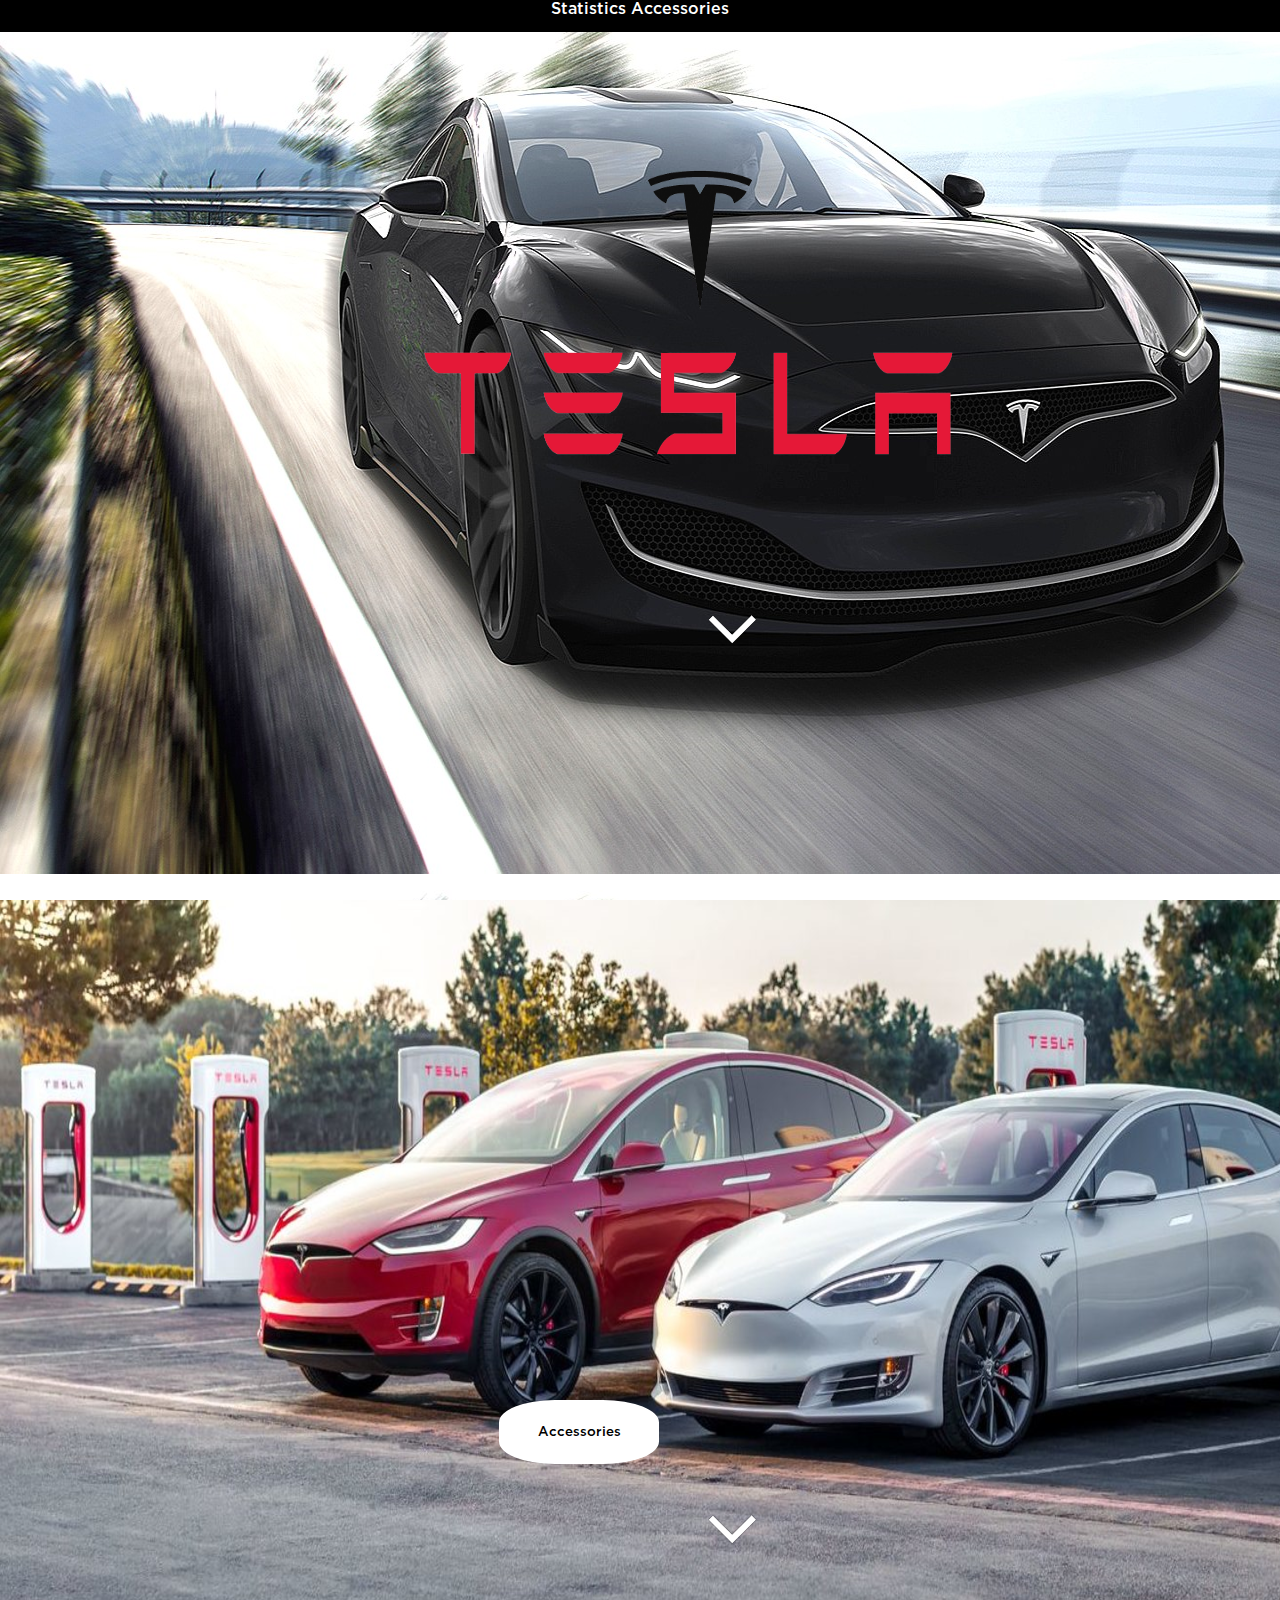
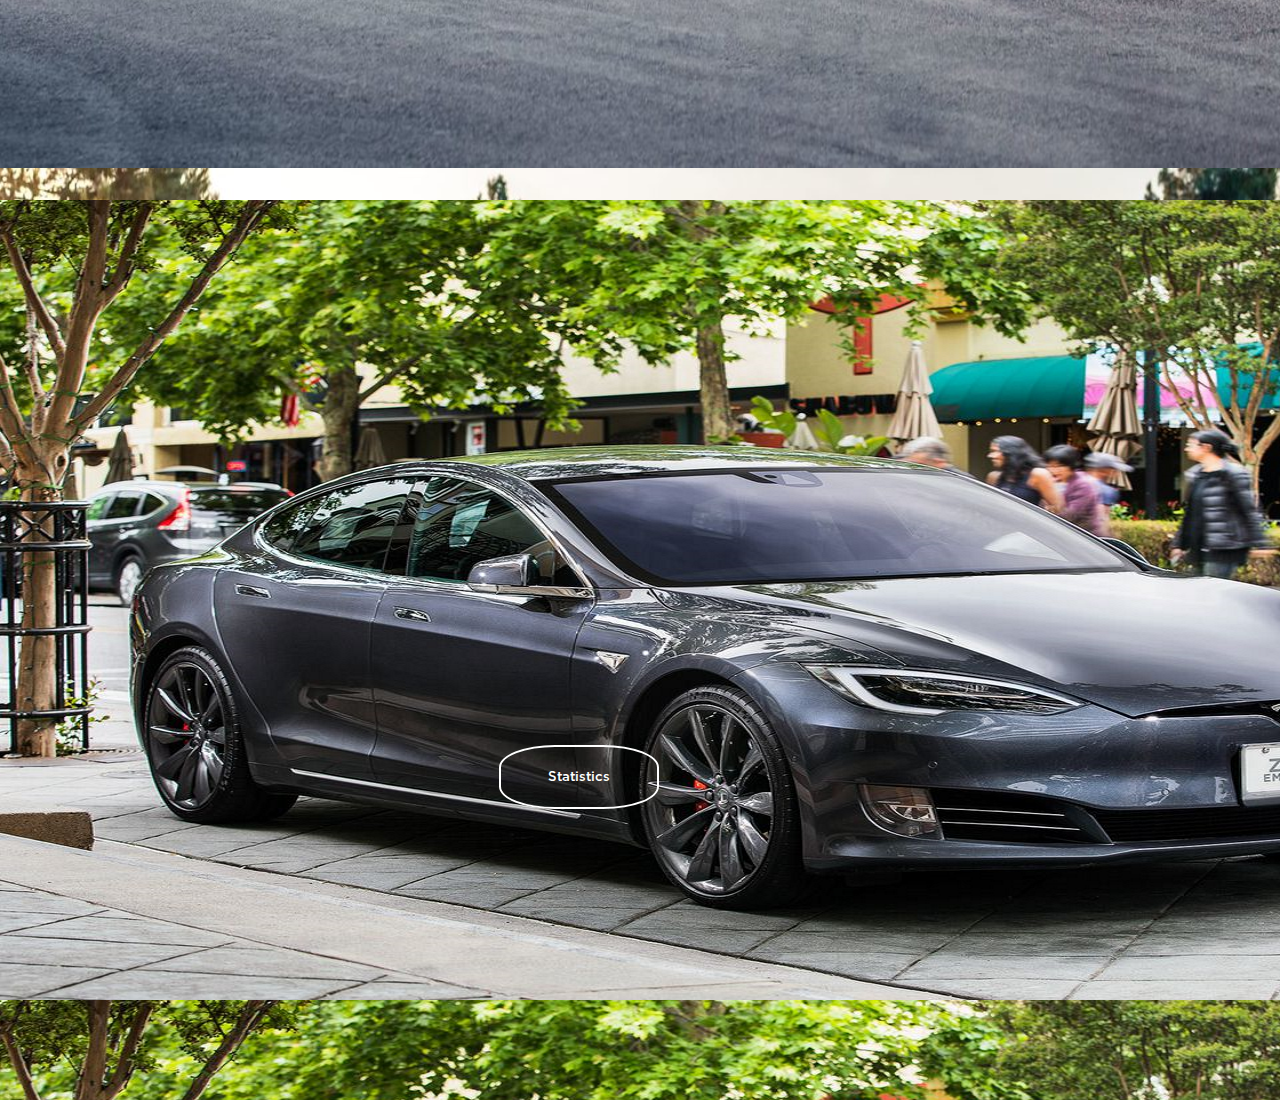
<file: index.html>
<!DOCTYPE html>
<html>
    <head>
        <!--Authors: Caleb Sonnichsen, Evan French-->
        <meta name="viewport" content="device-width, inital-scale=1">
        <link rel="icon" type="image/png" href="images/logo.png">
        <link rel="stylesheet" type="text/css" href="css/styles.css">
        <link rel="stylesheet" type="text/css" href="css/reset.css">
        <link rel="stylesheet" type="text/css" href="css/grid.css">
        <title>Tesla Model X - Car Project</title>
    </head>
    <body>
        <div class="grid-container">
            <div class="nav">
                <nav>
                    <ul>
                        <li<><a href="statistics.html">Statistics</a></li>
                        <li><a href="accessories.html">Accessories</a></li>
                    </ul>
                </nav>
            </div>
            <div class="tesla item1">
                <div >
                    <img id="tesla-logo" src="images/tesla_logo.png" width="45%" height="70%">
                    <a class="white-arrow" id="arrow1" href="#tesla"><img src="images/white_down_arrow.png" width="64px" height="64px"></a>
                </div>
            </div>
            <div class="item2">
                <div class="tesla" id="tesla">
                    <div style="background-image: url('images/supercharger.png'); background-repeat: no-repeat;">
                        <a href="accessories.html"><button class="button2">Accessories</button></a>
                        <a class="white-arrow" href="#tesla2" id="arrow2"><img src="images/white_down_arrow.png" style="width: 64px; height: 64px;"></a>
                    </div>
                </div>
            </div>
            <div class="item3">
                <div class="tesla" id="tesla2">
                    <div style="background-image: url('images/statistics_home_page.png'); background-repeat: no-repeat; overflow-x: hidden;">
                        <a href="statistics.html"><button class="button">Statistics</button></a>
                        <a class="white-arrow"></a>
                    </div>
                </div>
            </div>
        </div>
    </body>
</html>
</file>
<file: css/styles.css>
/*HTML*/
html {
    scroll-behavior: smooth;
    width: 100%;
}
/*Body*/
body {
    overflow-x: hidden;
}
/*H1*/
h1 {
    color: white;
}
/*Tables*/
dl {
    display: table;
    border-collapse: collapse;
    width: 300px;
    margin-left: auto;
    margin-right: auto;
    width: 50%;
}
dl div {
    display: table-row;
}
dt, dd {
    display: table-cell;
    vertical-align: top;
    padding: 5px;
    column-rule-style: dotted;
}
p{
    column-rule-style: dotted;
    widows: 3;
    height: 99px;
    overflow: hidden;
    width: 50%;
    margin: 0px;
    padding: 0px;
}
/*nav*/
nav {
    text-align: center;
    text-decoration: none;
    background-color: black;
    color: white;
    position: fixed;
    width: 100%;
    z-index: 500;
    height: 2em;
}
nav a{
    color: white;
    text-decoration: none;
    margin-left: auto;
    margin-right: auto;
}
/*DIV*/
div {
    height: 100%;
    width: 100%;
    position: relative;
}   
/*ul*/
ul, li {
    display: inline;
    list-style-type: none;
    color: white;
}
/*Button*/
div button {
    z-index: 5;
    position: absolute;
    border-radius: 35%;
    width: 10rem;
    height: 4rem;
}
button { 
    background-color: transparent;
    border: white 2px solid;
    color: white;
}
.button2 {
    top: 2200px;
    color: white;
    background-attachment: transparent;
}
.button3{
    top: -900px;
    left: 800px;
    background-color: black;
    color: white;
}
button:hover {
    background-color:white;
    color: black;
    transition: .5s;
}
.button2:hover {
    background-color:white;
    color: black;
    transition: .5s;
}
/*Classes*/
.tesla{
    margin: 0%;
    padding: 0px;
    height: 100vh;
    width: 100%;
    overflow: hidden;
}
.white-arrow {
    position: relative;
    left: 725px;
    top: 625px;
}
.Accessories {
    width: 600px;
    height: 300px;
    position: absolute;
    overflow-wrap: break-word;
    overflow: hidden;
}
.statistics {
    width: 1600px;
    height: 50%
}
.h1 {
    transform:  translate(630px, -500px); 
    color: white;
}
.table1_stat {
    transform: translate(450px, -900px);
}
.table2_stat {
    transform: translate(550px, -1000px);
}
.table3_stat {
    transform: translate(725px, -1045px);
}
.table4_stat {
    position: absolute;
    top: 100px;
    left: 50%;
}
.exoskeleton {
    width: 1000px;
    height: 600px;
}
/*ID's*/
#tesla-logo {
    position: absolute;
    left: 400px;
    z-index: 5;
}
#arrow1 {
    position: relative;
    top: 200px; 
    left: 100px;
}
#statistics_table {
    display: inline;
    color: white;
}
</file>
<file: css/grid.css>
/*Mobile*/
@media only screen and (max-width: 600px) {
    .grid-container {
        display: grid;
        grid-template-columns: 60% 1fr 1fr 60%;
        grid-template-rows: 1fr 100vh 100vh 100vh;
    }
    .nav {
        grid-column-start: 1;
        grid-column-end: 2;
        grid-row-start: 1;
        grid-row-end: 2;
    }
    .item1 {
        grid-column-start: 1;
        grid-column-end: 2;
        grid-row-start: 2;
        grid-row-end: 3;
        background-image: url('../images/home_page.png');
        background-size: cover;
        width: 400px;
        height: 900px;

    }
    .item1 div {
        position: relative;
        height: 100%;
    }
    .item1 #arrow1 {
        position: relative;
        top: 600px; 
        left: 700px;
    }
    .item2 {
        grid-column-start: 1;
        grid-column-end: 2;
        grid-row-start: 3;
        grid-row-end: 4;
        background-image: url('../images/supercharger.png');
        background-size: cover;
    }
    .item2 div img {
        height: 100%;
    }
    .item2 #arrow2 {
        position: relative;
        top: 600px; 
        left: 700px;
    }
    .item2 button {
        left: 39%;
        top: 1900px;
        background-color: white;
        color: black;
    }
    .item3 {
        grid-column-start: 1;
        grid-column-end: 2;
        grid-row-start: 4;
        grid-row-end: 5;
        background-image: url('../images/statistics_home_page.png');
        background-size: cover;
    }
    .item3 div img {
        height: 100%;
    }
    .item3 button {
        top: 1200px;
        left: 40%;
    }
    div.tesla {
        top: 100px;
        height: 100px;
    }
    #tesla-logo {
        position: absolute;
        left: 100px;
        z-index: 5;
    }
    table {
        position: relative;
        left: 200px;
    }
}
/*Tablet*/
@media only screen and (min-width: 601px) and (max-width: 1199px){
    .grid-container {
        display: grid;
        grid-template-columns: 60% 1fr 1fr 1fr;
        grid-template-rows: 1fr 100vh 100vh 100vh;
    }
    .nav {
        grid-column-start: 1;
        grid-column-end: 5;
        grid-row-start: 1;
        grid-row-end: 2;
    }
    .item1 {
        grid-column-start: 1;
        grid-column-end: 5;
        grid-row-start: 2;
        grid-row-end: 3;
        background-image: url('../images/home_page.png');
        background-position: -400px;
    }
    .item1 div {
        position: relative;
        height: 100%;
    }
    .item1 #arrow1 {
        position: relative;
        top: 600px; 
        left: 400px;
    }
    .item2 {
        grid-column-start: 1;
        grid-column-end: 5;
        grid-row-start: 3;
        grid-row-end: 4;
        background-image: url('../images/supercharger.png');
        background-position: 100px;
    }
    .item2 div {
        height: 90%;
    }
    .item2 #arrow2 {
        position: relative;
        top: 600px; 
        left: 400px;
    }
    .item2 button {
        left: 43%;
        top: 500px;
        background-color: white;
        color: black;
    }
    .item3 {
        grid-column-start: 1;
        grid-column-end: 5;
        grid-row-start: 4;
        grid-row-end: 5;
        background-image: url('../images/statistics_home_page.png');
        background-position: -400px;
    }
    .item3 div img {
        height: 100%;
    }
    .item3 button {
        top: 500px;
        left: 40%;
    }
    div.tesla {
        height: 100%;
    }
    #tesla-logo {
        position: absolute;
        left: 200px;
        z-index: 5;
    }
    table {
        position: relative;
        left: 200px;
    }
}
/*Desktop*/
@media only screen and (min-width: 1200px) {
    .grid-container {
        display: grid;
        grid-template-columns: 60% 1fr 1fr 1fr;
        grid-template-rows: 1fr 100vh 100vh 100vh;
    }
    .nav {
        grid-column-start: 1;
        grid-column-end: 5;
        grid-row-start: 1;
        grid-row-end: 2;
    }
    .item1 {
        grid-column-start: 1;
        grid-column-end: 5;
        grid-row-start: 2;
        grid-row-end: 3;
        background-image: url('../images/home_page.png');
    }
    .item1 div {
        height: 100%;
    }
    .item1 #arrow1 {
        position: relative;
        top: 600px; 
        left: 700px;
    }
    .item2 {
        grid-column-start: 1;
        grid-column-end: 5;
        grid-row-start: 3;
        grid-row-end: 4;
        background-image: url('../images/supercharger.png');
    }
    .item2 div img {
        height: 100%;
    }
    .item2 #arrow2 {
        position: relative;
        top: 600px; 
        left: 700px;
    }
    .item2 button {
        left: 39%;
        top: 500px;
        background-color: white;
        color: black;
    }
    .item3 {
        grid-column-start: 1;
        grid-column-end: 5;
        grid-row-start: 4;
        grid-row-end: 5;
        background-image: url('../images/statistics_home_page.png');
    }
    .item3 div img {
        height: 100%;
    }
    .item3 button {
        left: 39%;
        top: 545px;
    }
    div.tesla {
        height: 100%;
    }
}
</file>
